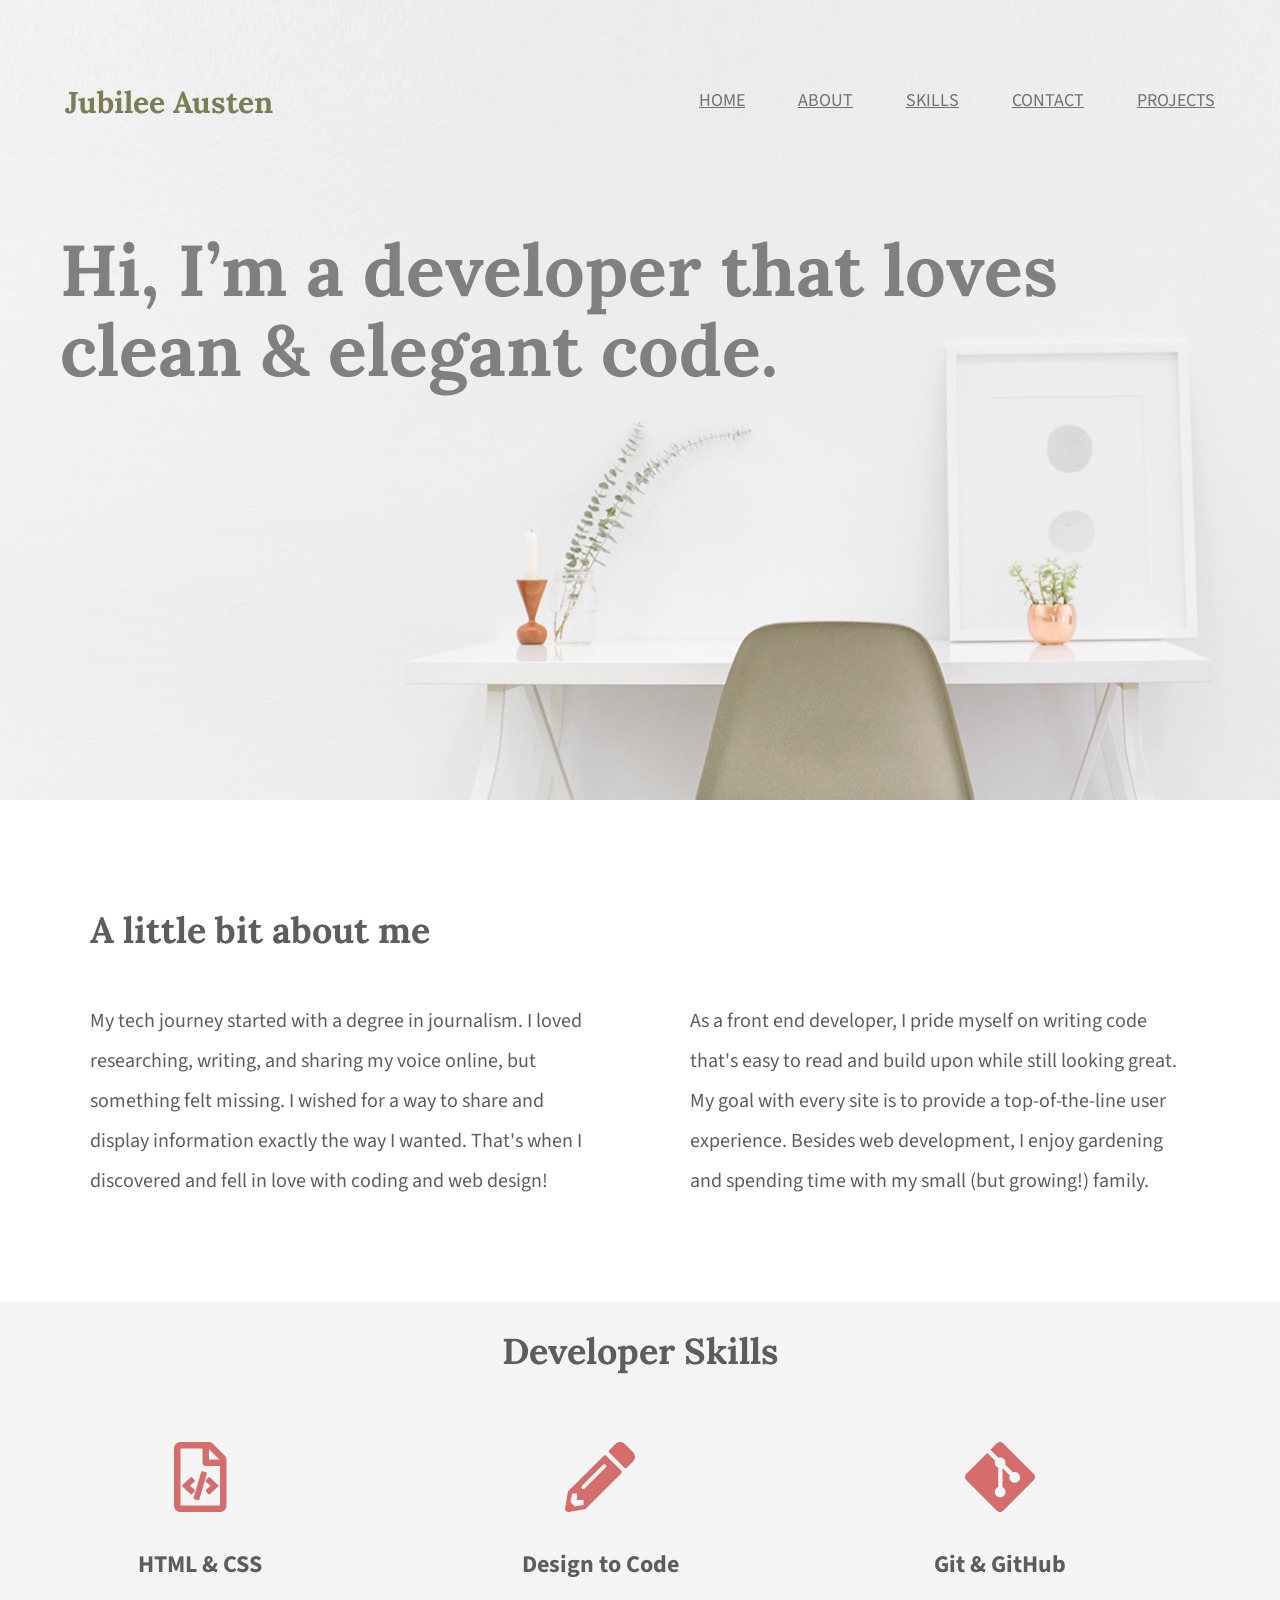
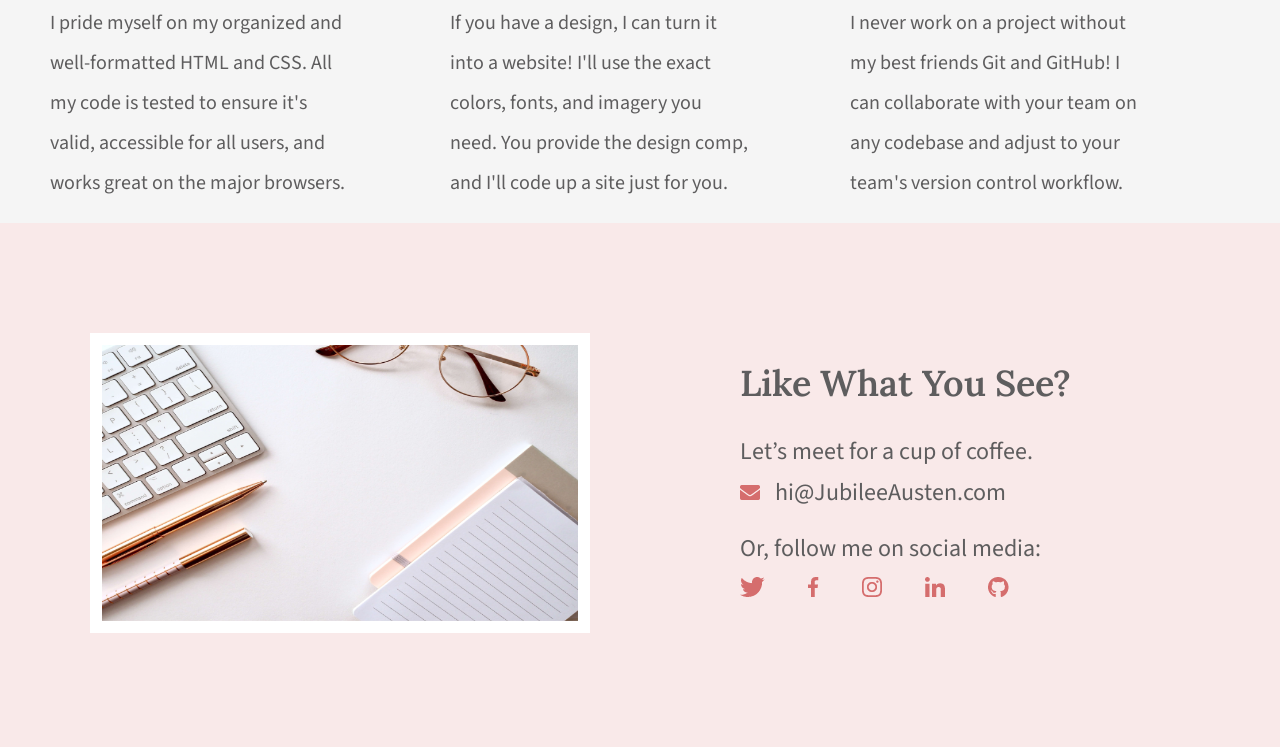
<file: index.html>
<!DOCTYPE html>
<html lang="en">

<head>
    <meta charset="UTF-8">
    <title>Jubilee Austen | Portfolio</title>
    <link rel="stylesheet" href="css/normalize.css" >
    <link rel="stylesheet" href="css/main.css" >
    <link rel="preconnect" href="https://fonts.googleapis.com">
<link rel="preconnect" href="https://fonts.gstatic.com" crossorigin>
<link href="https://fonts.googleapis.com/css2?family=Lora:ital,wght@0,400..700;1,400..700&family=Source+Sans+3:ital,wght@0,200..900;1,200..900&display=swap" rel="stylesheet">
</head>
<body>
    <header class="homepage-hero">
        <div class="content-wrapper">
            <h1>Jubilee Austen</h1>
            <nav>
                <ul>
                    <li><a href="#">home</a></li>
                    <li><a href="#about">about</a></li>
                    <li><a href="#skills">skills</a></li>
                    <li><a href="#contact">contact</a></li>
                    <li><a href="projects/index.html">projects</a></li>
                </ul>
            </nav>
            <h2> Hi, I’m a developer that loves clean & elegant code.</h2>
        </div>
    </header>
    <main>
        <section id="about">
            <div class="content-wrapper">
                <h2>A little bit about me</h2>
                <p>My tech journey started with a degree in journalism. I loved researching, writing, and sharing my voice online, but something felt missing. I wished for a way to share and display information exactly the way I wanted. That's when I discovered and fell in love with coding and web design!</p>
                <p>As a front end developer, I pride myself on writing code that's easy to read and build upon while still looking great. My goal with every site is to provide a top-of-the-line user experience. Besides web development, I enjoy gardening and spending time with my small (but growing!) family.</p>
            </div>
        </section>
        <section id="skills" class="content-wrapper">
            <h2>Developer Skills</h2>
            <div  class="skill-list">
                <img src= "img/html-icon.png" alt="html icon">
                <h3> HTML & CSS</h3>
                <p> I pride myself on my organized and well-formatted HTML and CSS. All my code is tested to ensure it's valid, accessible for all users, and works great on the major browsers.</p> 
            </div>
            <div class="skill-list">
                <img src="img/pencil-icon.png" alt="pencil icon">
                <h3> Design to Code</h3>
                <p>If you have a design, I can turn it into a website! I'll use the exact colors, fonts, and imagery you need. You provide the design comp, and I'll code up a site just for you.</p>
            </div>
            <div class="skill-list">
                <img src="img/git-icon.png" alt="git icon">
                <h3> Git & GitHub</h3>
                <p> I never work on a project without my best friends Git and GitHub! I can collaborate with your team on any codebase and adjust to your team's version control workflow.</p>
            </div>
        </section>
    </main>
    <footer id="contact">
        <div class="content-wrapper">
            <div class="contact-image">
                <img src="img/jess-bailey-q10VITrVYUM-unsplash.png" alt="workdesk with a keyboard, glasses, and notebook" id="contact-img">
            </div>
            <div class="contact-info">
                <h2>Like What You See?</h2>
                <h3 id="email-heading">Let’s meet for a cup of coffee.</h3>
                <a href="mailto:hi@JubileeAusten.com"><img src="img/envelope.png" alt="envelope" id="envelope-icon"> hi@JubileeAusten.com</a>
                <h3 id="socialmedia-heading">Or, follow me on social media:</h3>
                <ul>
                    <li><a href="twitter.com" target="_blank"><img src="img/twitter.png" alt="Twitter icon"></a></li>
                    <li><a href="facebook.com" target="_blank"><img src="img/facebook.png" alt="facebook icon"></a></li>
                    <li><a href="instagram.com" target="_blank"><img src="img/instagram.png" alt="instagram icon"></a></li>
                    <li><a href="linkedin.com" target="_blank"><img src="img/linkedin.png" alt="linkedin icon"></a></li>
                    <li><a href="github.com" target="_blank"><img src="img/github.png" alt="github icon"></a></li>
                </ul>
            </div>
        </div>
    </footer>
</body>
</html>
</file>
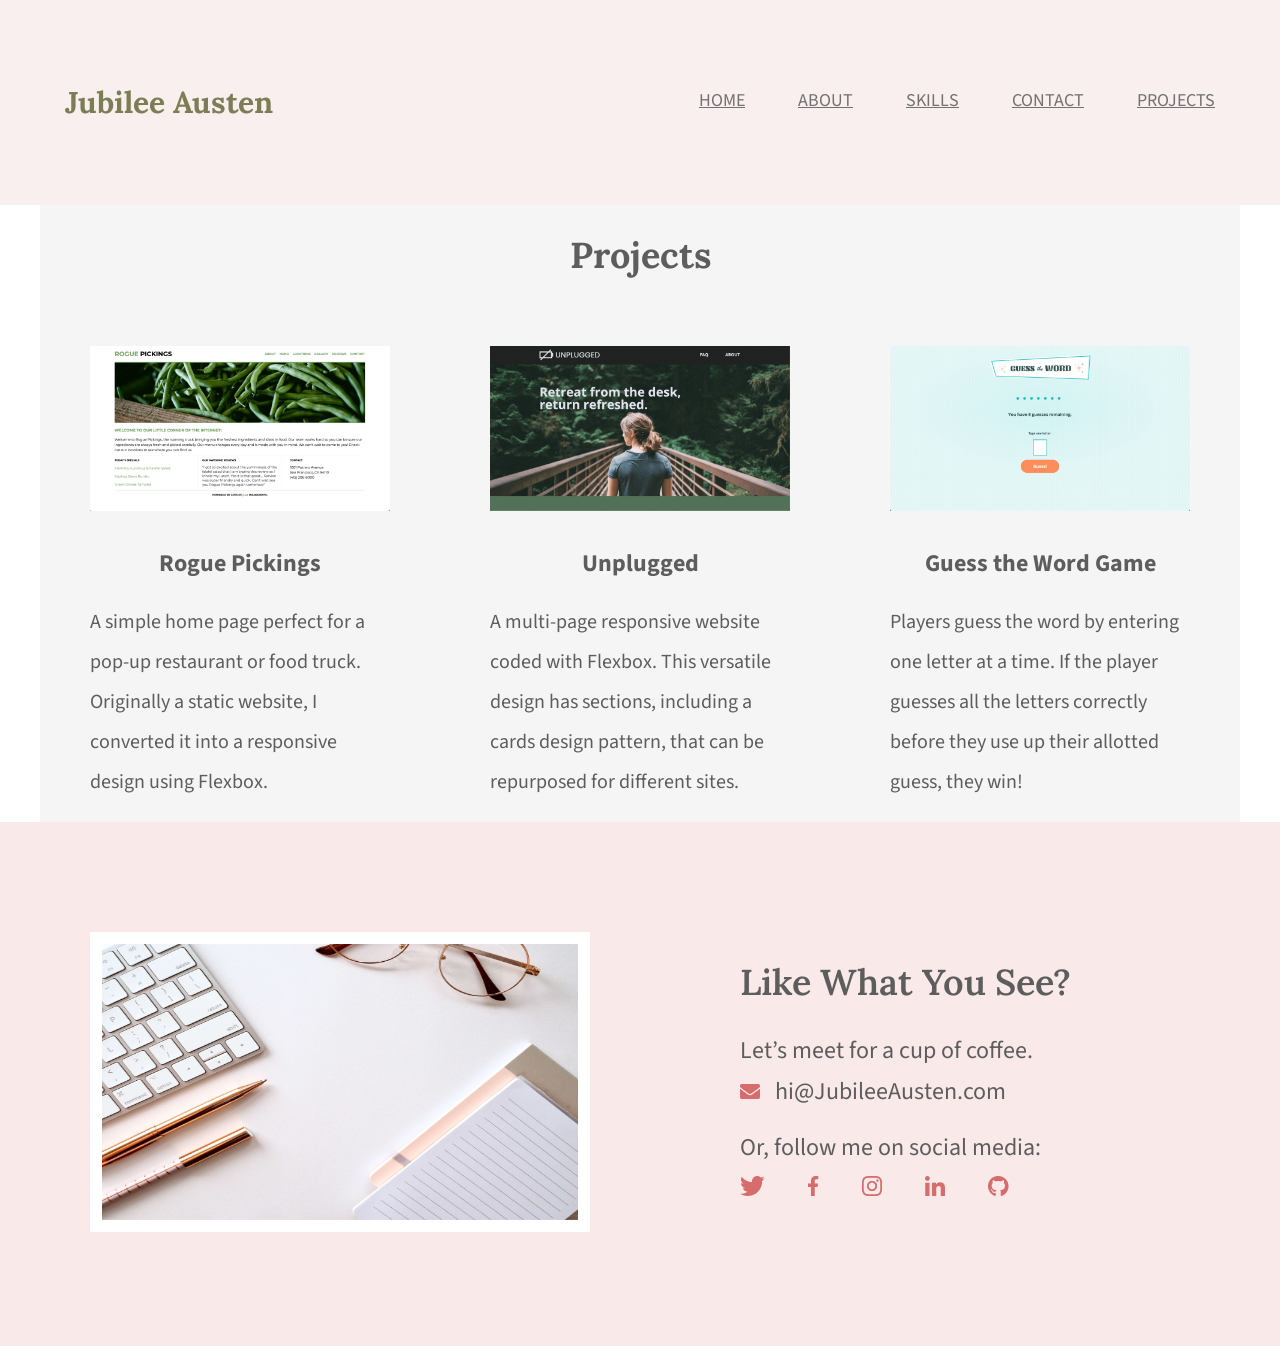
<file: projects/index.html>
<!DOCTYPE html>
<html lang="en">

<head>
    <meta charset="UTF-8">
    <title>Projects | Jubilee Austen</title>
    <link rel="stylesheet" href="../css/normalize.css" >
    <link rel="stylesheet" href="../css/main.css" >
    <link rel="preconnect" href="https://fonts.googleapis.com">
<link rel="preconnect" href="https://fonts.gstatic.com" crossorigin>
<link href="https://fonts.googleapis.com/css2?family=Lora:ital,wght@0,400..700;1,400..700&family=Source+Sans+3:ital,wght@0,200..900;1,200..900&display=swap" rel="stylesheet">
</head>
<body>
    <header class="projects-homepage">
        <div class="content-wrapper">
            <h1>Jubilee Austen</h1>
            <nav>
                <ul>
                    <li><a href="../index.html">home</a></li>
                    <li><a href="../index.html#about">about</a></li>
                    <li><a href="../#skills">skills</a></li>
                    <li><a href="../#contact">contact</a></li>
                    <li><a href="projects/index.html">projects</a></li>
                </ul>
            </nav>
        </div>
    </header>
    <main>
       <section id="Projects" class="content-wrapper">
        <h2>Projects</h2>
         <div class="my-projects">
            <img src= "bonus-images/rogue-pickings.png" alt="html icon">
                <h3> Rogue Pickings</h3>
                <p> A simple home page perfect for a pop-up restaurant or food truck. Originally a static website, I converted it into a responsive design using Flexbox.</p>
         </div>
         <div class="my-projects">
            <img src= "bonus-images/unplugged.png" alt="html icon">
                <h3> Unplugged</h3>
                <p> A multi-page responsive website coded with Flexbox. This versatile design has sections, including a cards design pattern, that can be repurposed for different sites.</p>
         </div>
         <div class="my-projects">
            <img src= "bonus-images/guess-the-word-game.png" alt="html icon">
                <h3> Guess the Word Game</h3>
                <p> Players guess the word by entering one letter at a time. If the player guesses all the letters correctly before they use up their allotted guess, they win!</p>
         </div>
       </section>
    </main>
    <footer id="contact">
        <div class="content-wrapper">
            <div class="contact-image">
                <img src="../img/jess-bailey-q10VITrVYUM-unsplash.png" alt="workdesk with a keyboard, glasses, and notebook" id="contact-img">
            </div>
            <div class="contact-info">
                <h2>Like What You See?</h2>
                <h3 id="email-heading">Let’s meet for a cup of coffee.</h3>
                <a href="mailto:hi@JubileeAusten.com"><img src="../img/envelope.png" alt="envelope" id="envelope-icon"> hi@JubileeAusten.com</a>
                <h3 id="socialmedia-heading">Or, follow me on social media:</h3>
                <ul>
                    <li><a href="twitter.com" target="_blank"><img src="../img/twitter.png" alt="Twitter icon"></a></li>
                    <li><a href="facebook.com" target="_blank"><img src="../img/facebook.png" alt="facebook icon"></a></li>
                    <li><a href="instagram.com" target="_blank"><img src="../img/instagram.png" alt="instagram icon"></a></li>
                    <li><a href="linkedin.com" target="_blank"><img src="../img/linkedin.png" alt="linkedin icon"></a></li>
                    <li><a href="github.com" target="_blank"><img src="../img/github.png" alt="github icon"></a></li>
                </ul>
            </div>
        </div>
    </footer>
</body>
</html>
</file>
<file: css/main.css>
/****** Global Styles ******/
body {    
    font-family: 'Source Sans 3', sans-serif;
    color: #5E5D5E;
}

.content-wrapper {
    width: 1200px;
    margin: 0 auto;
    overflow: auto;
}

/****** Header Styles ******/
.homepage-hero {
    background: url('../img/full-background.png') #F9EFEF;
    background-size: cover;
    background-position: center;
    height: 800px;
}
header h1 {
    float: left;
    width: 300px;
    font-family: 'Lora', serif;
    font-size: 30px;
    color: #7B7E54;
    padding: 65px 0 65px 25px;
}

header nav {
    width: 800px;
    float: right;
    text-align: right;
    padding: 75px 25px 75px 0;
}

header nav ul li{
    display: inline-block;
}

header nav ul li a {
    text-transform: uppercase;
    font-size: 18px;
    color: #727172;
    padding-left: 50px;
}

header h2 {
    width: 1000px;
    clear: both;
    font-family: 'Lora', serif ;
    font-size: 72px;
    line-height: 80px;
    color: #817F80;
    padding: 25px 20px;
}
/****** About Styles ******/
#about .content-wrapper {
    padding: 80px 0;
}

#about h2 {
    font-family: 'Lora', serif;
    font-size: 36px;
    padding-left: 50px;
}

#about p {
    float: left;
    width: 500px;
    padding-left: 50px;
    padding-right: 50px;
    font-size: 20px;
    line-height: 40px;
}

/****** Skill Styles ******/
#skills {
    background: #F5F5F5;
    width: 100%;
    text-align: center;
}

#skills .content-wrapper {
    padding: 115px 0;
}

#skills .skill-list {
    float: left;
    width: 300px;
    padding: 0 50px;
}

#skills h2 {
    font-family: 'Lora', serif;
    font-size: 36px;
    padding-bottom: 40px;
}

#skills h3 {
    font-size: 24px ;
    line-height: 36px;
    margin: 30px 0 20px 0;
}

#skills p {
    font-size: 20px;
    line-height: 40px;
    text-align: left;
}

/****** Contact Styles ******/
#contact {
    background: #F9E9E9;
}

#contact .content-wrapper {
    padding: 110px 0;
}

#contact .contact-image {
    float: left;
    width: 600px;
}

#contact #contact-img {
    width: 500px;
    height: 300px;
    border: 12px solid white;
    margin: 0 50px;
    box-sizing: border-box;
}

#contact .contact-info {
    float: left;
    width: 600px;
    padding-left: 100px;
    box-sizing: border-box;
}

#contact h2 {
    font-family: 'Lora', serif;
    font-weight: 600;
    font-size: 36px;
    margin: 30px 0;
}

#contact h3 {
    font-size: 24px ;
    font-weight: 400;
    line-height: 36px;
}

#contact #email-heading {
    margin-bottom: 5px;
}

#contact #socialmedia-heading {
    margin: 20px 0 5px 0;
}

#contact #envelope-icon {
    padding-right: 10px;
}

#contact a {
    text-decoration: none;
    color: #5E5D5E;
    font-size: 24px;
    line-height: 36px;
}

#contact ul {
    margin-top: 0;
    padding-left: 0;
}

#contact ul li {
    display: inline-block;
}

#contact ul img {
    padding-right: 40px;
}

/****** Projects Page Styles ******/

/****** Projects Page Header Styles ******/
.projects-homepage {
    background: #F9EFEF;
}

/****** Projects Page Projects Styles ******/
#Projects {
    background: #F5F5F5;
    text-align: center;
    /*width: 100%;*/
}

#Projects .content-wrapper {
    padding: 115px 0;
}

#Projects .my-projects {
    float: left;
    width: 300px;
    padding: 0 50px;
}

#Projects h2 {
    font-family: 'Lora', serif;
    font-size: 36px;
    padding-bottom: 40px;
}

#Projects h3 {
    font-size: 24px ;
    line-height: 36px;
    margin: 30px 0 20px 0;
}

#Projects p {
    font-size: 20px;
    line-height: 40px;
    text-align: left;
}

#Projects img {
    width: 300px;
}
</file>
